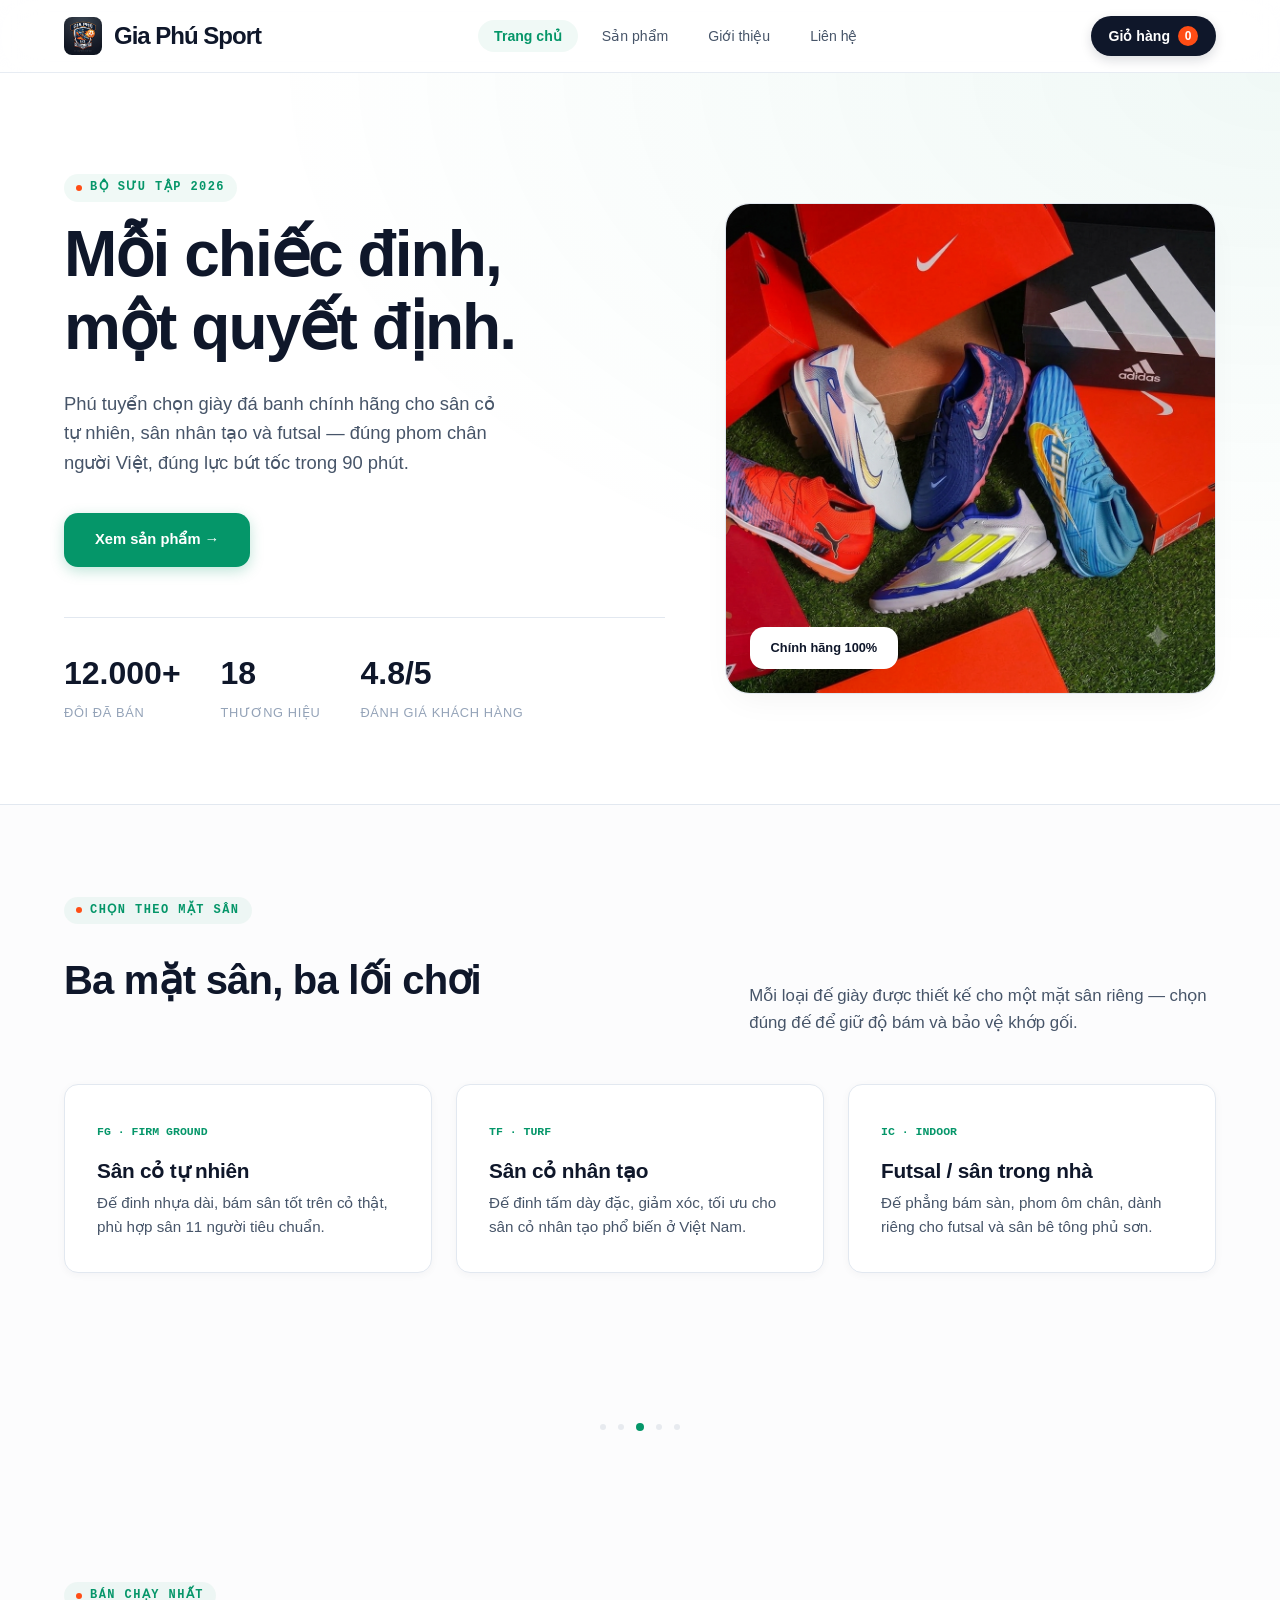
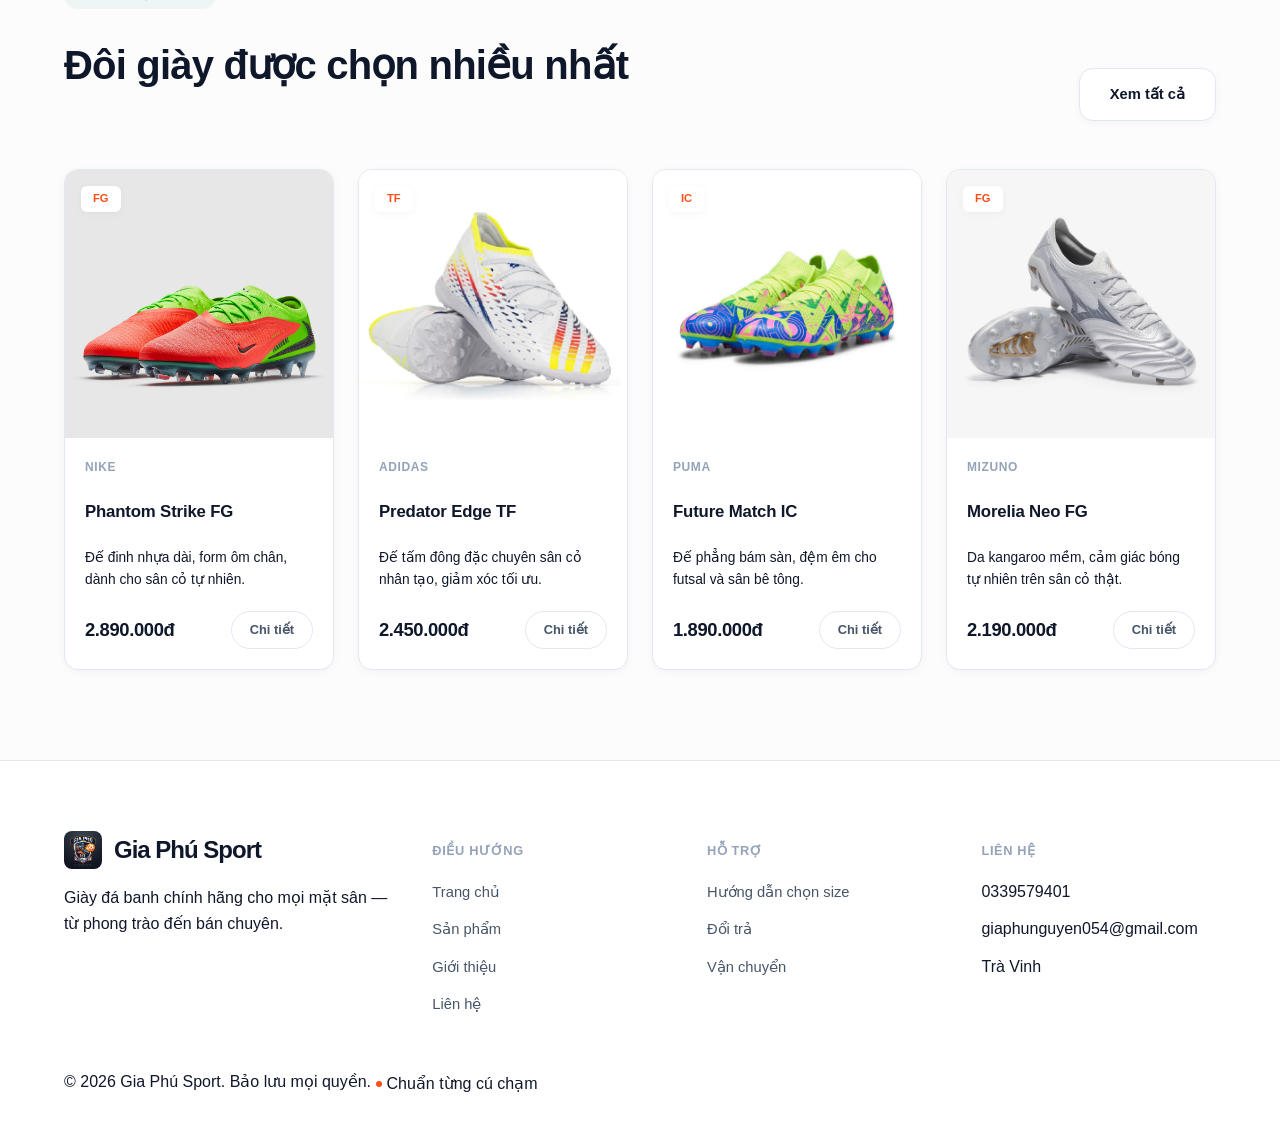
<file: index.html>
<!DOCTYPE html>
<html lang="vi">
<head>
<meta charset="UTF-8">
<meta name="viewport" content="width=device-width, initial-scale=1.0">
<title> Gia Phú Sport — Giày đá banh chính hãng</title>
<meta name="description" content="Gia Phú Sport — cửa hàng giày đá banh chính hãng: sân cỏ tự nhiên FG, sân cỏ nhân tạo TF, futsal IC. Chuẩn phom, chuẩn lực, chuẩn từng cú chạm.">
<link rel="icon" href="assets/logogiaphu.jpg">
<link rel="stylesheet" href="css/style.css">
</head>
<body>

<header class="site-header">
  <div class="wrap">
    <a href="index.html" class="brand">
      <img src="assets/logogiaphu.jpg" alt="Gia Phú">Gia Phú Sport</a>
    <nav class="main-nav" id="mainNav">
      <ul>
        <li><a href="index.html" class="active">Trang chủ</a></li>
        <li><a href="html/san-pham.html">Sản phẩm</a></li>
        <li><a href="html/gioi-thieu.html">Giới thiệu</a></li>
        <li><a href="html/lien-he.html">Liên hệ</a></li>
      </ul>
    </nav>
    <div class="header-actions">
      <div class="cart-wrap">
        <button type="button" class="cart-btn" id="cartBtn" aria-haspopup="true" aria-expanded="false">
          <span class="label">Giỏ hàng</span>
          <span class="cart-count" id="cartCount">0</span>
        </button>
        <div class="cart-panel" id="cartPanel"></div>
      </div>    </div>
  </div>
</header>

<section class="hero turf-bg">
  <div class="wrap">
    <div class="hero-copy">
      <span class="eyebrow"><span class="stud"></span> Bộ sưu tập 2026</span>
      <h1>Mỗi chiếc đinh,<br>một quyết định.</h1>
      <p class="lede">Phú tuyển chọn giày đá banh chính hãng cho sân cỏ tự nhiên, sân nhân tạo và futsal — đúng phom chân người Việt, đúng lực bứt tốc trong 90 phút.</p>
      <div class="hero-cta">
        <a href="html/san-pham.html" class="btn btn-primary">Xem sản phẩm →</a>
     
      </div>
      <div class="hero-stats">
        <div class="stat"><b>12.000+</b><span>Đôi đã bán</span></div>
        <div class="stat"><b>18</b><span>Thương hiệu</span></div>
        <div class="stat"><b>4.8/5</b><span>Đánh giá khách hàng</span></div>
      </div>
    </div>

    <div class="hero-visual">
      <img src="assets/banner.jpg" alt="Giày đá banh Gia Phú Sport" style="width:100%; height:100%; object-fit:cover; border-radius:var(--radius-lg);">
      <span class="hero-badge">Chính hãng 100%</span>
    </div>

  </div>
</section>

<section class="categories">
  <div class="wrap">
    <div class="section-head">
      <div>
        <span class="eyebrow"><span class="stud"></span> Chọn theo mặt sân</span>
        <h2>Ba mặt sân, ba lối chơi</h2>
      </div>
      <p>Mỗi loại đế giày được thiết kế cho một mặt sân riêng — chọn đúng đế để giữ độ bám và bảo vệ khớp gối.</p>
    </div>
    <div class="category-grid">
      <div class="category-card">
        <span class="tag">FG · FIRM GROUND</span>
        <h3>Sân cỏ tự nhiên</h3>
        <p>Đế đinh nhựa dài, bám sân tốt trên cỏ thật, phù hợp sân 11 người tiêu chuẩn.</p>
      </div>
      <div class="category-card">
        <span class="tag">TF · TURF</span>
        <h3>Sân cỏ nhân tạo</h3>
        <p>Đế đinh tấm dày đặc, giảm xóc, tối ưu cho sân cỏ nhân tạo phổ biến ở Việt Nam.</p>
      </div>
      <div class="category-card">
        <span class="tag">IC · INDOOR</span>
        <h3>Futsal / sân trong nhà</h3>
        <p>Đế phẳng bám sàn, phom ôm chân, dành riêng cho futsal và sân bê tông phủ sơn.</p>
      </div>
    </div>
  </div>
</section>

<div class="wrap"><div class="stud-divider"><span class="stud"></span><span class="stud"></span><span class="stud"></span><span class="stud"></span><span class="stud"></span></div></div>

<section class="featured">
  <div class="wrap">
    <div class="section-head">
      <div>
        <span class="eyebrow"><span class="stud"></span> Bán chạy nhất</span>
        <h2>Đôi giày được chọn nhiều nhất</h2>
      </div>
      <a href="html/san-pham.html" class="btn btn-ghost">Xem tất cả</a>
    </div>
    <div class="product-grid" id="featuredGrid"></div>
  </div>
</section>


<footer class="site-footer">
  <div class="wrap">
    <div class="footer-grid">
      <div class="footer-brand">
        <a href="index.html" class="brand"><img src="assets/logogiaphu.jpg" alt="Gia Phú">Gia Phú Sport</a>
        <p>Giày đá banh chính hãng cho mọi mặt sân — từ phong trào đến bán chuyên.</p>
      </div>
      <div class="footer-col">
        <h3>Điều hướng</h3>
        <ul>
          <li><a href="index.html">Trang chủ</a></li>
          <li><a href="html/san-pham.html">Sản phẩm</a></li>
          <li><a href="html/gioi-thieu.html">Giới thiệu</a></li>
          <li><a href="html/lien-he.html">Liên hệ</a></li>
        </ul>
      </div>
      <div class="footer-col">
        <h3>Hỗ trợ</h3>
        <ul>
          <li><a href="html/lien-he.html">Hướng dẫn chọn size</a></li>
          <li><a href="html/lien-he.html">Đổi trả</a></li>
          <li><a href="html/lien-he.html">Vận chuyển</a></li>
        </ul>
      </div>
      <div class="footer-col">
        <h3>Liên hệ</h3>
        <ul>
          <li>0339579401</li>
          <li>giaphunguyen054@gmail.com</li>
          <li>Trà Vinh</li>
        </ul>
      </div>
    </div>
    <div class="footer-bottom">
      <span>© 2026 Gia Phú Sport. Bảo lưu mọi quyền.</span>
      <span class="stud-row"><span class="stud"></span> Chuẩn từng cú chạm</span>
    </div>
  </div>
</footer>

<script src="js/script.js"></script>
</body>
</html>
</file>
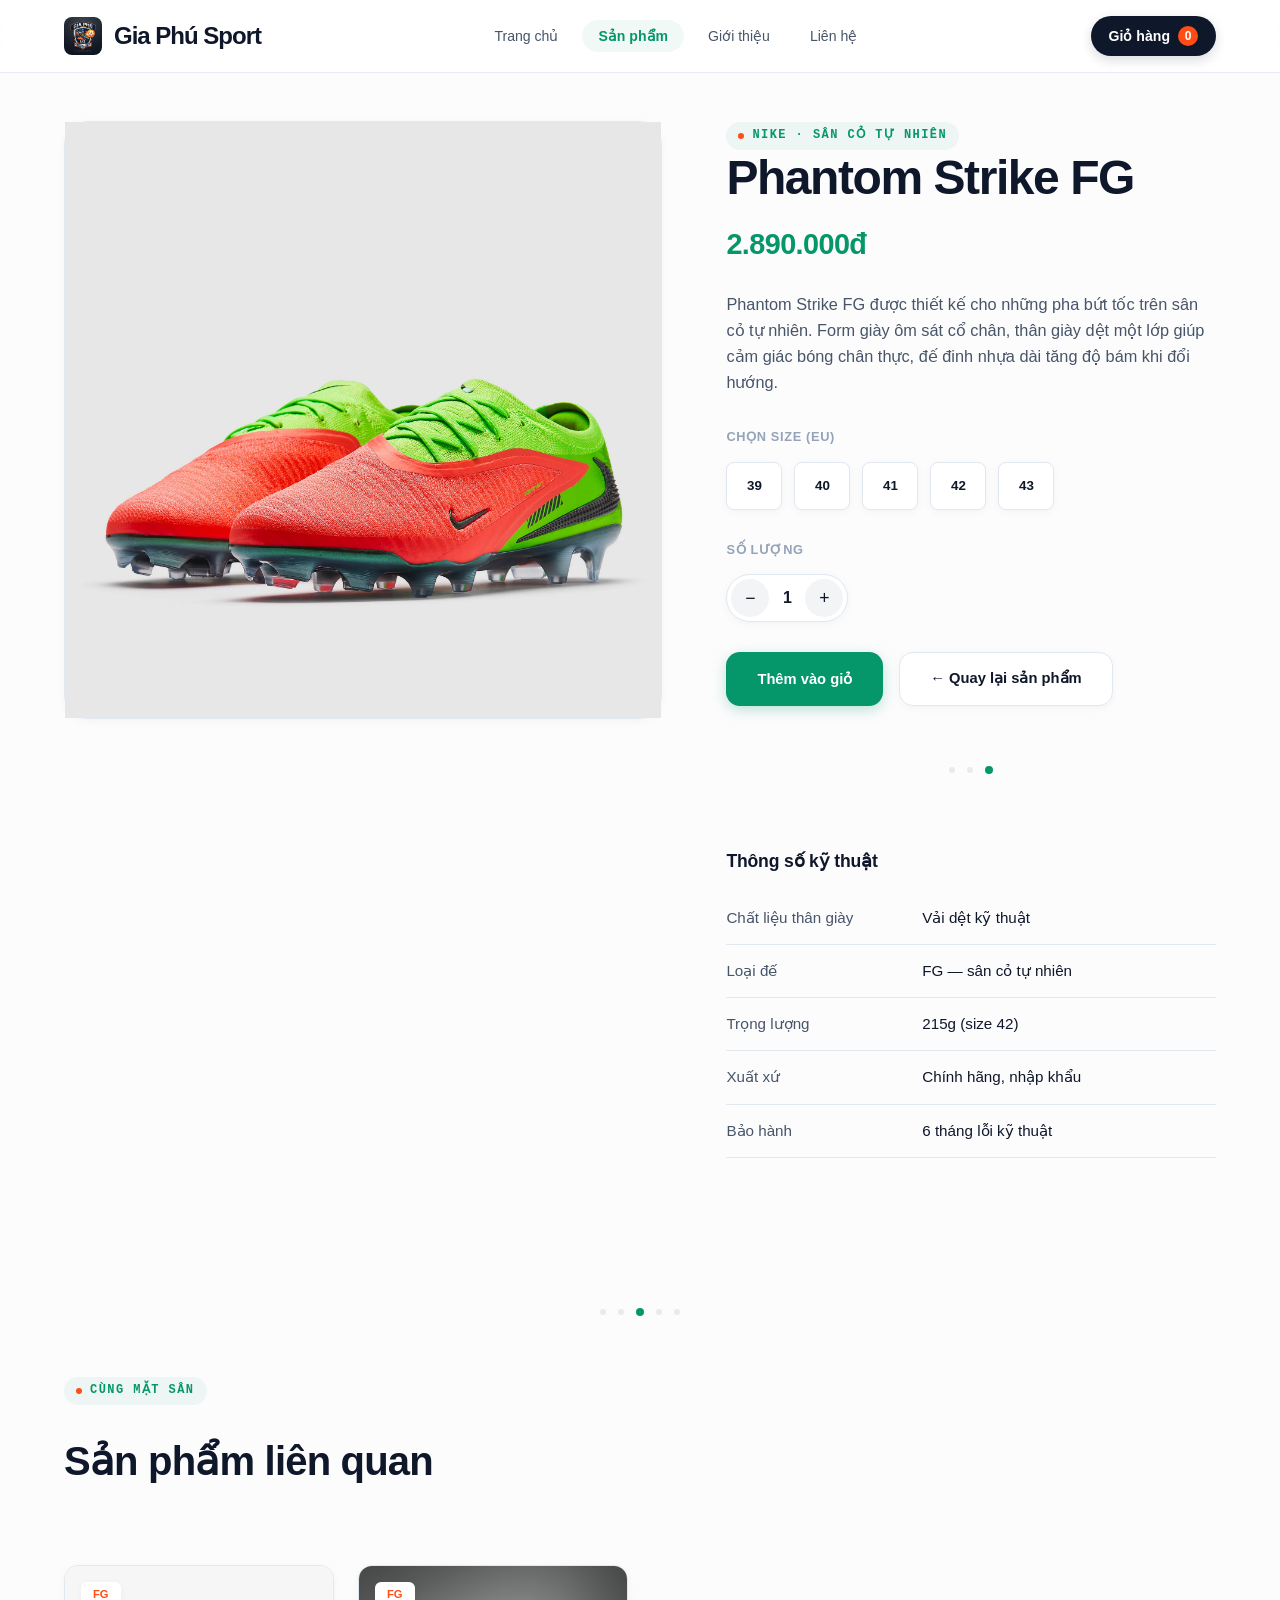
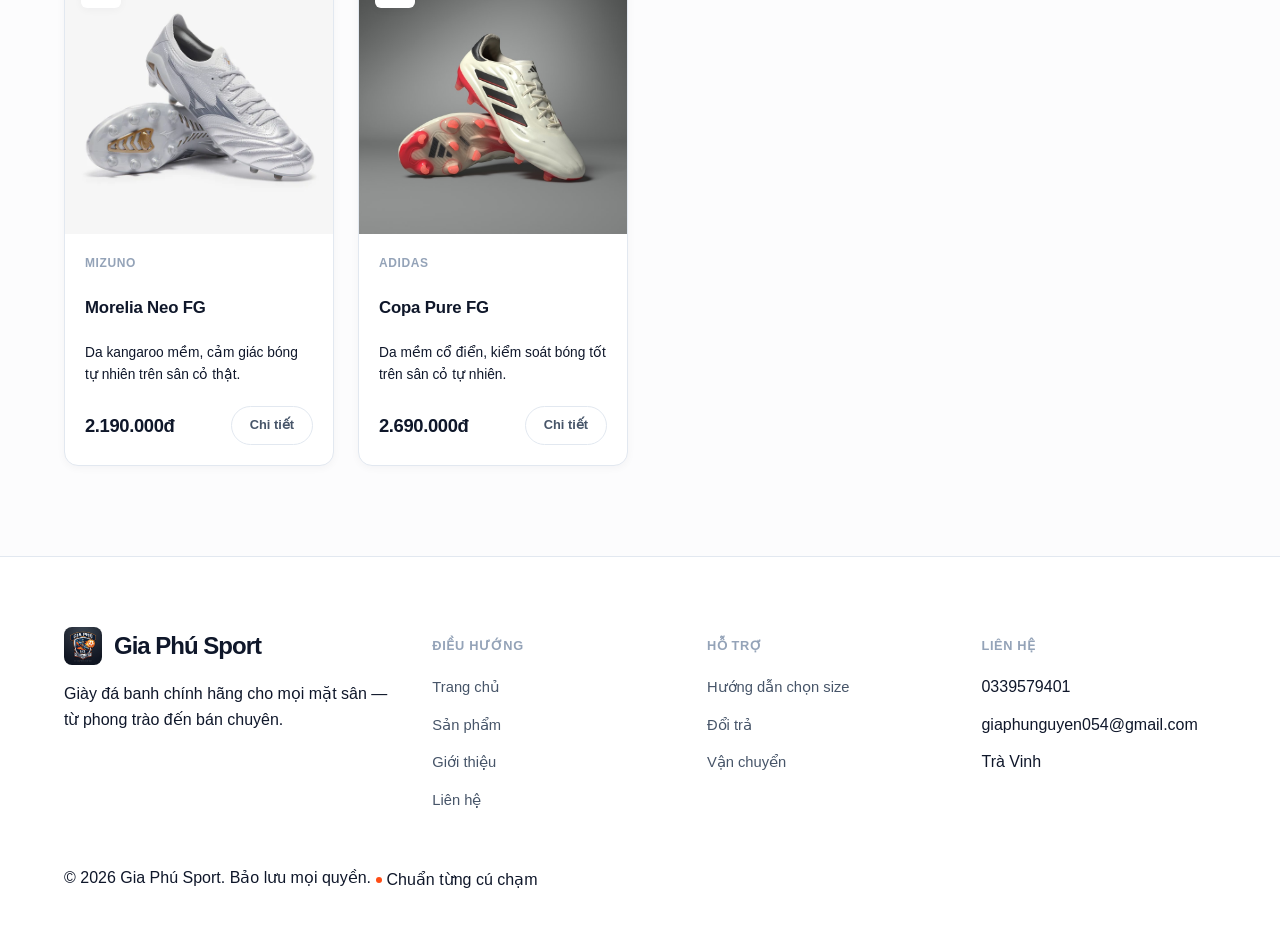
<file: html/chi-tiet.html>
<!DOCTYPE html>
<html lang="vi">
<head>
<meta charset="UTF-8">
<meta name="viewport" content="width=device-width, initial-scale=1.0">
<title>Chi tiết sản phẩm — Gia Phú Sport</title>
<link rel="icon" href="../assets/thesis/logo.jpg">
<link rel="stylesheet" href="../css/style.css">
</head>
<body>

<header class="site-header">
  <div class="wrap">
    <a href="../index.html" class="brand">
      <img src="../assets/logogiaphu.jpg" alt="Shop Gia Phú">Gia Phú Sport</a>
    <nav class="main-nav" id="mainNav">
      <ul>
        <li><a href="../index.html">Trang chủ</a></li>
        <li><a href="san-pham.html" class="active">Sản phẩm</a></li>
        <li><a href="gioi-thieu.html">Giới thiệu</a></li>
        <li><a href="lien-he.html">Liên hệ</a></li>
      </ul>
    </nav>
    <div class="header-actions">
      <div class="cart-wrap">
        <button type="button" class="cart-btn" id="cartBtn" aria-haspopup="true" aria-expanded="false">
          <span class="label">Giỏ hàng</span>
          <span class="cart-count" id="cartCount">0</span>
        </button>
        <div class="cart-panel" id="cartPanel"></div>
      </div>    </div>
  </div>
</header>

<section style="padding-top:48px;">
  <div class="wrap" id="productDetailRoot">
    <!-- Rendered by js/script.js based on ?id= query param -->
  </div>
</section>

<div class="wrap"><div class="stud-divider"><span class="stud"></span><span class="stud"></span><span class="stud"></span><span class="stud"></span><span class="stud"></span></div></div>

<section style="padding-top:0;">
  <div class="wrap">
    <div class="section-head">
      <div>
        <span class="eyebrow"><span class="stud"></span> Cùng mặt sân</span>
        <h2>Sản phẩm liên quan</h2>
      </div>
    </div>
    <div class="product-grid" id="relatedGrid"></div>
  </div>
</section>

<footer class="site-footer">
  <div class="wrap">
    <div class="footer-grid">
      <div class="footer-brand">
        <a href="../index.html" class="brand"><img src="../assets/logogiaphu.jpg" alt="Gia Phú">Gia Phú Sport</a>
        <p>Giày đá banh chính hãng cho mọi mặt sân — từ phong trào đến bán chuyên.</p>
      </div>
      <div class="footer-col">
        <h3>Điều hướng</h3>
        <ul>
          <li><a href="../index.html">Trang chủ</a></li>
          <li><a href="san-pham.html">Sản phẩm</a></li>
          <li><a href="gioi-thieu.html">Giới thiệu</a></li>
          <li><a href="lien-he.html">Liên hệ</a></li>
        </ul>
      </div>
      <div class="footer-col">
        <h3>Hỗ trợ</h3>
        <ul>
          <li><a href="lien-he.html">Hướng dẫn chọn size</a></li>
          <li><a href="lien-he.html">Đổi trả</a></li>
          <li><a href="lien-he.html">Vận chuyển</a></li>
        </ul>
      </div>
      <div class="footer-col">
        <h3>Liên hệ</h3>
        <ul>
          <li>0339579401</li>
          <li>giaphunguyen054@gmail.com</li>
          <li>Trà Vinh</li>
        </ul>
      </div>
    </div>
    <div class="footer-bottom">
      <span>© 2026 Gia Phú Sport. Bảo lưu mọi quyền.</span>
      <span class="stud-row"><span class="stud"></span> Chuẩn từng cú chạm</span>
    </div>
  </div>
</footer>

<script src="../js/script.js"></script>
</body>
</html>
</file>
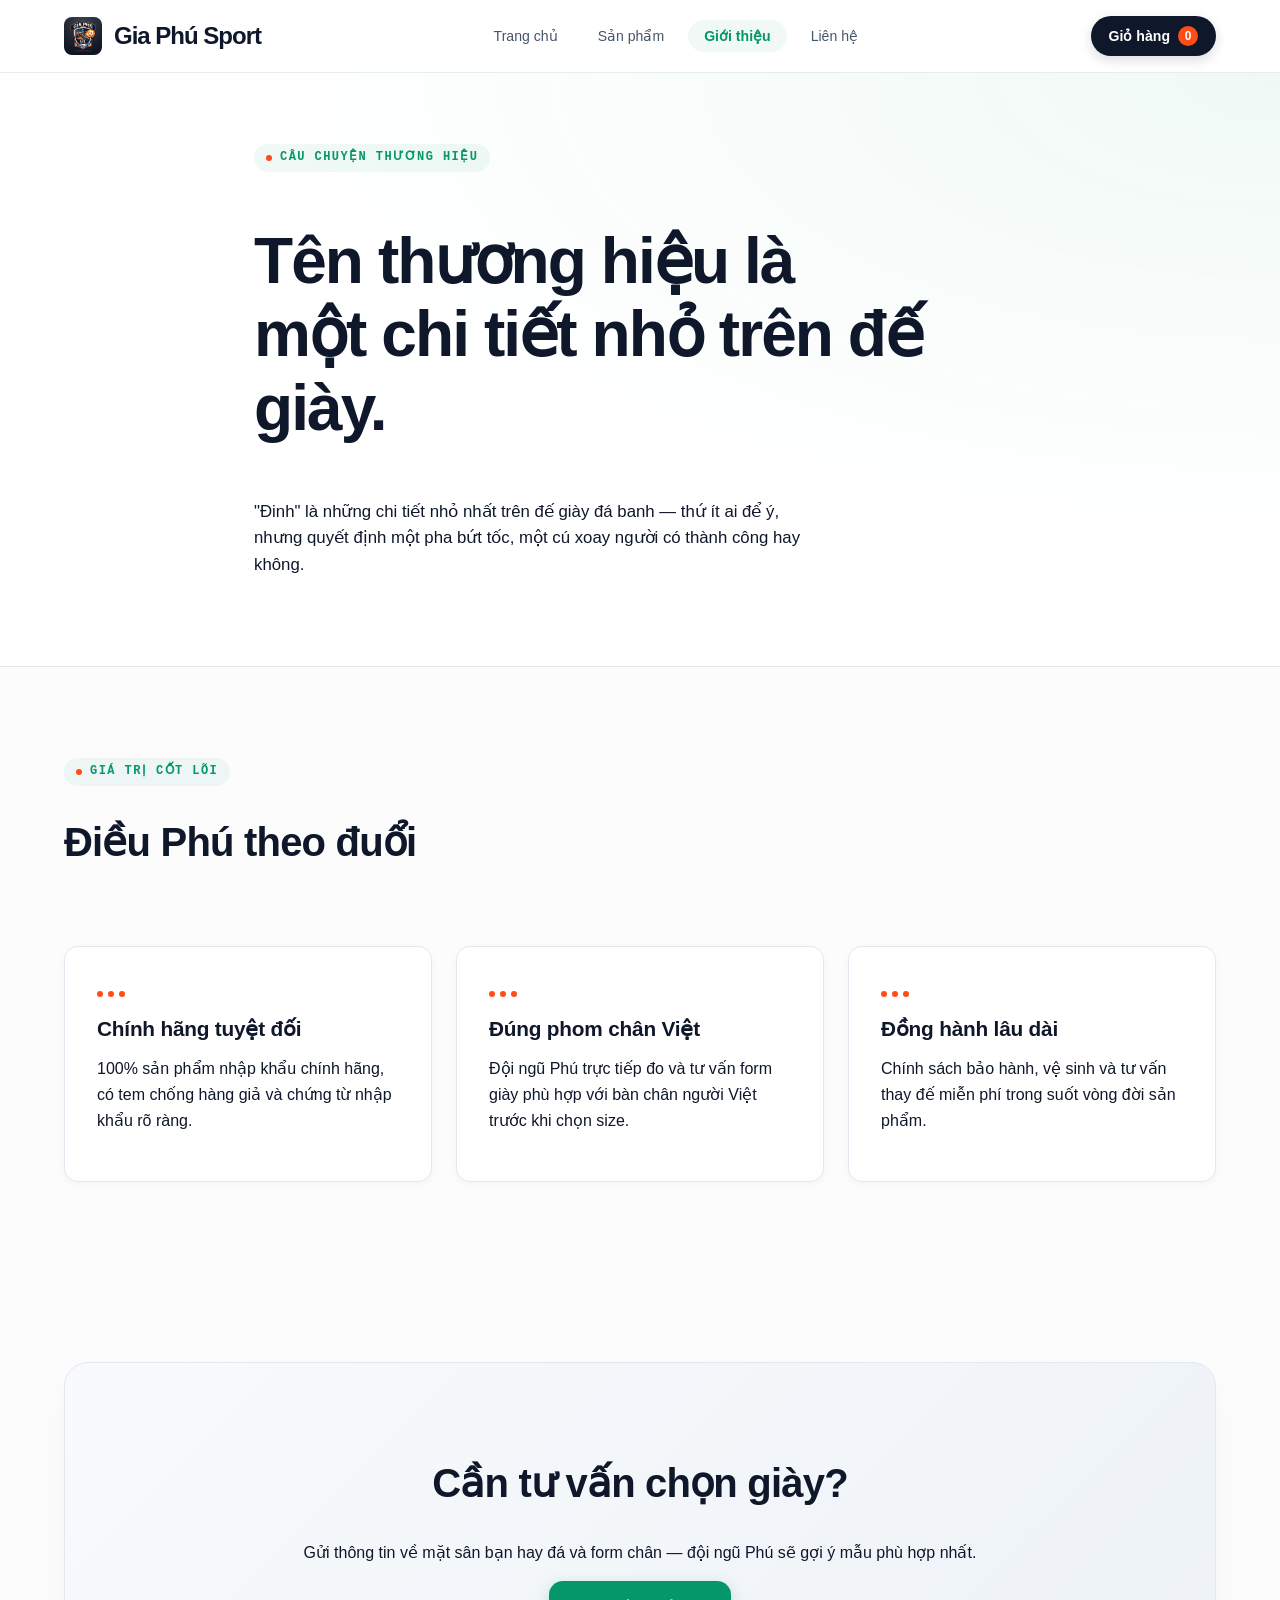
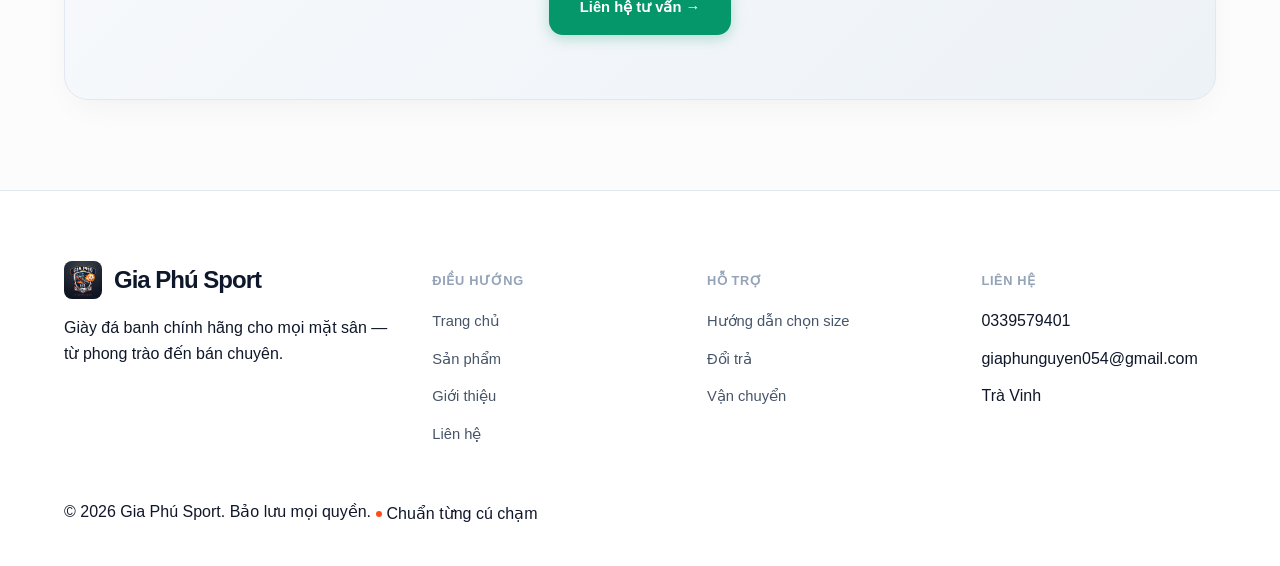
<file: html/gioi-thieu.html>
<!DOCTYPE html>
<html lang="vi">
<head>
<meta charset="UTF-8">
<meta name="viewport" content="width=device-width, initial-scale=1.0">
<title>Giới thiệu — Gia Phú Sport</title>
<meta name="description" content="Câu chuyện thương hiệu ĐINH — giày đá banh chính hãng, đồng hành cùng cộng đồng bóng đá phong trào Việt Nam.">
<link rel="icon" href="../assets/logogiaphu.jpg">
<link rel="stylesheet" href="../css/style.css">
</head>
<body>

<header class="site-header">
  <div class="wrap">
    <a href="../index.html" class="brand">
      <img src="../assets/logogiaphu.jpg" alt="Gia Phú"> Gia Phú Sport</a>
    <nav class="main-nav" id="mainNav">
      <ul>
        <li><a href="../index.html">Trang chủ</a></li>
        <li><a href="san-pham.html">Sản phẩm</a></li>
        <li><a href="gioi-thieu.html" class="active">Giới thiệu</a></li>
        <li><a href="lien-he.html">Liên hệ</a></li>
      </ul>
    </nav>
    <div class="header-actions">
      <div class="cart-wrap">
        <button type="button" class="cart-btn" id="cartBtn" aria-haspopup="true" aria-expanded="false">
          <span class="label">Giỏ hàng</span>
          <span class="cart-count" id="cartCount">0</span>
        </button>
        <div class="cart-panel" id="cartPanel"></div>
      </div>    </div>
  </div>
</header>

<section class="turf-bg" style="padding:70px 0;">
  <div class="wrap" style="max-width:820px;">
    <span class="eyebrow"><span class="stud"></span> Câu chuyện thương hiệu</span>
    <h1>Tên thương hiệu là<br>một chi tiết nhỏ trên đế giày.</h1>
    <p style="color:var(--chalk-dim); font-size:1.05rem; margin-top:22px; max-width:60ch;">
      "Đinh" là những chi tiết nhỏ nhất trên đế giày đá banh — thứ ít ai để ý, nhưng quyết định một pha bứt tốc, một cú xoay người có thành công hay không. 
    </p>
  </div>
</section>

<section>
  <div class="wrap">
    <div class="section-head">
      <div>
        <span class="eyebrow"><span class="stud"></span> Giá trị cốt lõi</span>
        <h2>Điều Phú theo đuổi</h2>
      </div>
    </div>
    <div class="value-grid">
      <div class="value-card">
        <div class="stud-row"><span class="stud"></span><span class="stud"></span><span class="stud"></span></div>
        <h3>Chính hãng tuyệt đối</h3>
        <p>100% sản phẩm nhập khẩu chính hãng, có tem chống hàng giả và chứng từ nhập khẩu rõ ràng.</p>
      </div>
      <div class="value-card">
        <div class="stud-row"><span class="stud"></span><span class="stud"></span><span class="stud"></span></div>
        <h3>Đúng phom chân Việt</h3>
        <p>Đội ngũ Phú trực tiếp đo và tư vấn form giày phù hợp với bàn chân người Việt trước khi chọn size.</p>
      </div>
      <div class="value-card">
        <div class="stud-row"><span class="stud"></span><span class="stud"></span><span class="stud"></span></div>
        <h3>Đồng hành lâu dài</h3>
        <p>Chính sách bảo hành, vệ sinh và tư vấn thay đế miễn phí trong suốt vòng đời sản phẩm.</p>
      </div>
    </div>
  </div>
</section>



<section>
  <div class="wrap">
    <div class="cta-banner turf-bg">
      <h2>Cần tư vấn chọn giày?</h2>
      <p>Gửi thông tin về mặt sân bạn hay đá và form chân — đội ngũ Phú sẽ gợi ý mẫu phù hợp nhất.</p>
      <a href="lien-he.html" class="btn btn-primary">Liên hệ tư vấn →</a>
    </div>
  </div>
</section>

<footer class="site-footer">
  <div class="wrap">
    <div class="footer-grid">
      <div class="footer-brand">
        <a href="../index.html" class="brand"><img src="../assets/logogiaphu.jpg" alt="Gia Phú">Gia Phú Sport</a>
        <p>Giày đá banh chính hãng cho mọi mặt sân — từ phong trào đến bán chuyên.</p>
      </div>
      <div class="footer-col">
        <h3>Điều hướng</h3>
        <ul>
          <li><a href="../index.html">Trang chủ</a></li>
          <li><a href="san-pham.html">Sản phẩm</a></li>
          <li><a href="gioi-thieu.html">Giới thiệu</a></li>
          <li><a href="lien-he.html">Liên hệ</a></li>
        </ul>
      </div>
      <div class="footer-col">
        <h3>Hỗ trợ</h3>
        <ul>
          <li><a href="lien-he.html">Hướng dẫn chọn size</a></li>
          <li><a href="lien-he.html">Đổi trả</a></li>
          <li><a href="lien-he.html">Vận chuyển</a></li>
        </ul>
      </div>
      <div class="footer-col">
        <h3>Liên hệ</h3>
        <ul>
          <li>0339579401</li>
          <li>giaphunguyen054@gmail.com</li>
          <li>Trà Vinh</li>
        </ul>
      </div>
    </div>
    <div class="footer-bottom">
      <span>© 2026 Gia Phú Sport. Bảo lưu mọi quyền.</span>
      <span class="stud-row"><span class="stud"></span> Chuẩn từng cú chạm</span>
    </div>
  </div>
</footer>

<script src="../js/script.js"></script>
</body>
</html>
</file>
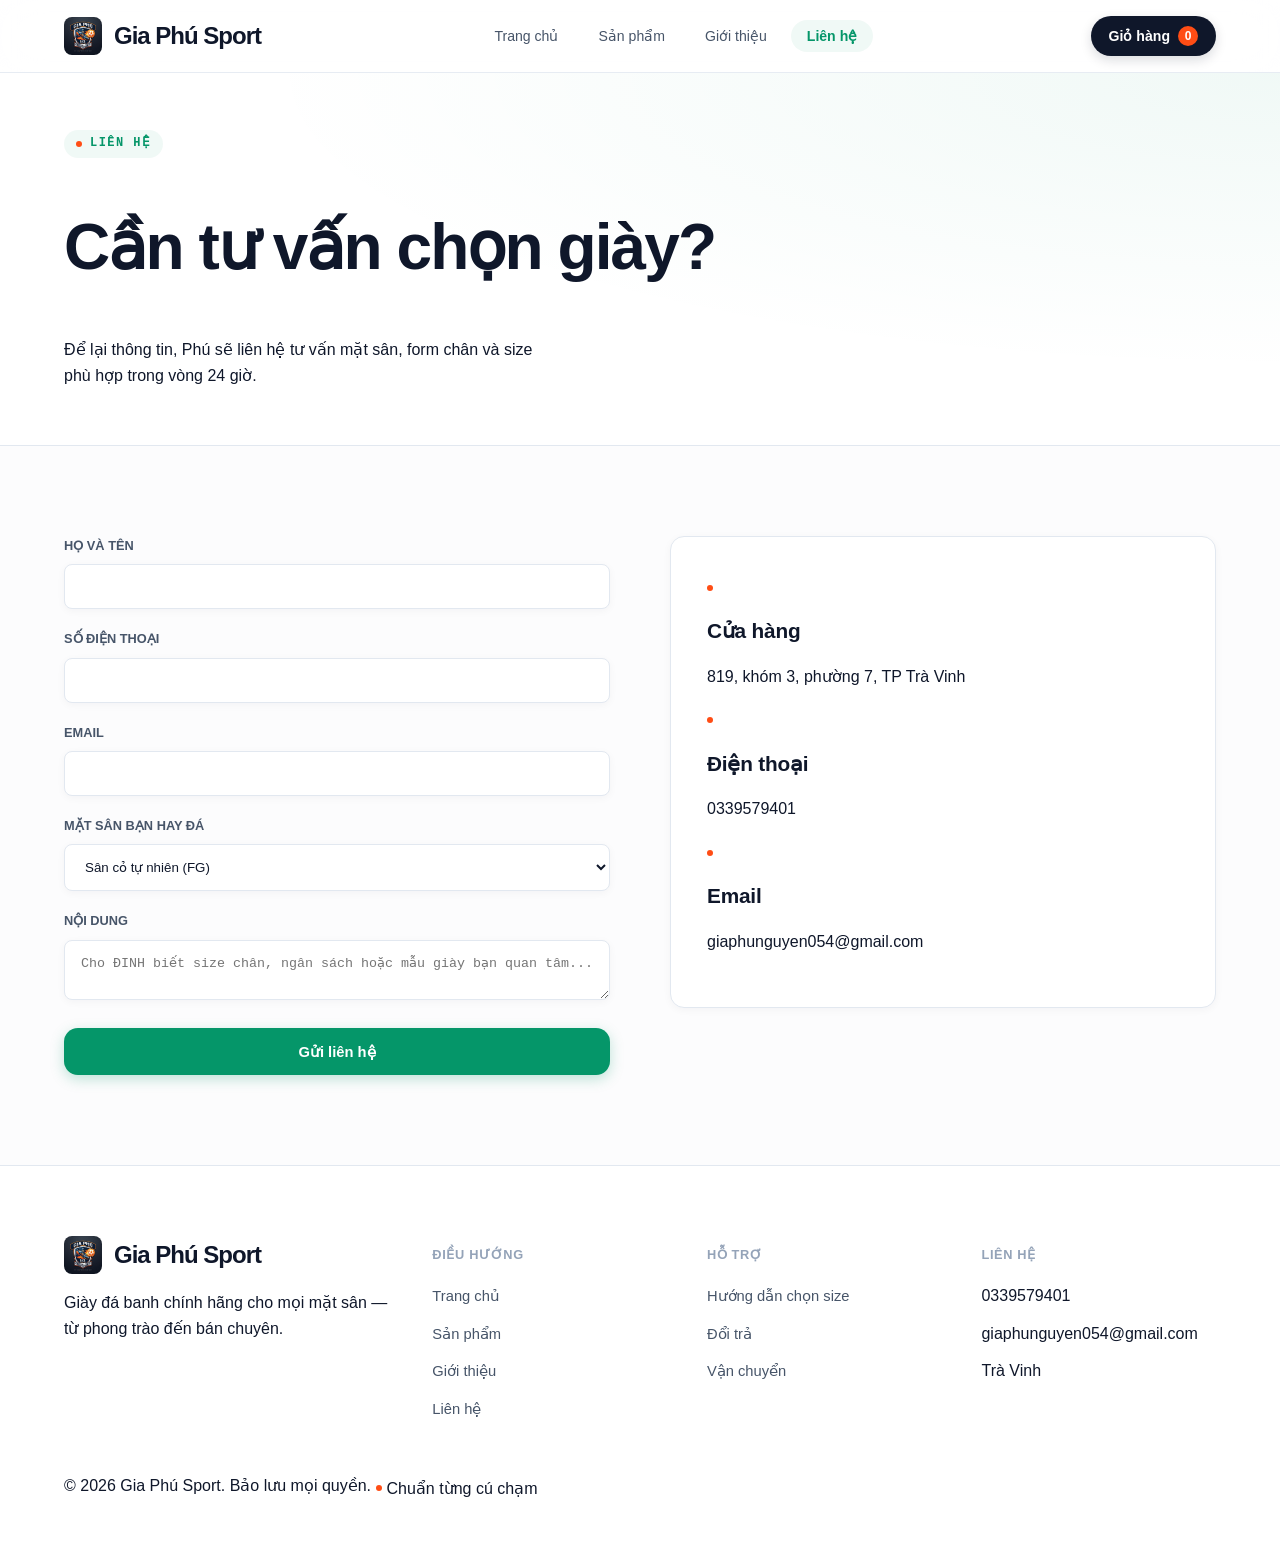
<file: html/lien-he.html>
<!DOCTYPE html>
<html lang="vi">
<head>
<meta charset="UTF-8">
<meta name="viewport" content="width=device-width, initial-scale=1.0">
<title>Liên hệ — Gia Phú Sport</title>
<meta name="description" content="Liên hệ Phú để được tư vấn chọn giày đá banh theo mặt sân và form chân.">
<link rel="icon" href="../assets/logogiaphu.jpg">
<link rel="stylesheet" href="../css/style.css">
</head>
<body>

<header class="site-header">
  <div class="wrap">
    <a href="../index.html" class="brand">
      <img src="../assets/logogiaphu.jpg" alt="Gia Phú">Gia Phú Sport</a>
    <nav class="main-nav" id="mainNav">
      <ul>
        <li><a href="../index.html">Trang chủ</a></li>
        <li><a href="san-pham.html">Sản phẩm</a></li>
        <li><a href="gioi-thieu.html">Giới thiệu</a></li>
        <li><a href="lien-he.html" class="active">Liên hệ</a></li>
      </ul>
    </nav>
    <div class="header-actions">
      <div class="cart-wrap">
        <button type="button" class="cart-btn" id="cartBtn" aria-haspopup="true" aria-expanded="false">
          <span class="label">Giỏ hàng</span>
          <span class="cart-count" id="cartCount">0</span>
        </button>
        <div class="cart-panel" id="cartPanel"></div>
      </div>    </div>
  </div>
</header>

<section class="turf-bg" style="padding:56px 0 40px;">
  <div class="wrap">
    <span class="eyebrow"><span class="stud"></span> Liên hệ</span>
    <h1>Cần tư vấn chọn giày?</h1>
    <p style="color:var(--chalk-dim); max-width:56ch; margin-top:14px;">Để lại thông tin, Phú sẽ liên hệ tư vấn mặt sân, form chân và size phù hợp trong vòng 24 giờ.</p>
  </div>
</section>

<section>
  <div class="wrap">
    <div class="contact-grid">
      <form class="contact-form" id="contactForm" novalidate>
        <div class="field" id="wrap-name">
          <label for="cf-name">Họ và tên</label>
          <input type="text" id="cf-name" name="name">
          <span class="field-error-msg">Vui lòng nhập họ tên của bạn.</span>
        </div>
        <div class="field" id="wrap-phone">
          <label for="cf-phone">Số điện thoại</label>
          <input type="tel" id="cf-phone" name="phone">
          <span class="field-error-msg">Số điện thoại chưa đúng định dạng.</span>
        </div>
        <div class="field" id="wrap-email">
          <label for="cf-email">Email</label>
          <input type="email" id="cf-email" name="email">
        
        </div>
        <div class="field">
          <label for="cf-court">Mặt sân bạn hay đá</label>
          <select id="cf-court" name="court">
            <option value="fg">Sân cỏ tự nhiên (FG)</option>
            <option value="tf">Sân cỏ nhân tạo (TF)</option>
            <option value="ic">Futsal / trong nhà (IC)</option>
            <option value="unsure">Chưa chắc, cần tư vấn</option>
          </select>
        </div>
        <div class="field" id="wrap-message">
          <label for="cf-message">Nội dung</label>
          <textarea id="cf-message" name="message" placeholder="Cho ĐINH biết size chân, ngân sách hoặc mẫu giày bạn quan tâm..."></textarea>
          <span class="field-error-msg">Vui lòng nhập nội dung (ít nhất 6 ký tự).</span>
        </div>
        <button type="submit" class="btn btn-primary btn-block">Gửi liên hệ</button>
        <p class="form-msg" id="contactMsg"></p>
      </form>

      <div>
        <div class="contact-info-card">
          <div class="info-row">
            <span class="stud"></span>
            <div>
              <h3>Cửa hàng</h3>
              <p>819, khóm 3, phường 7, TP Trà Vinh</p>
            </div>
          </div>
          <div class="info-row">
            <span class="stud"></span>
            <div>
              <h3>Điện thoại</h3>
              <p>0339579401</p>
            </div>
          </div>
          <div class="info-row">
            <span class="stud"></span>
            <div>
              <h3>Email</h3>
              <p>giaphunguyen054@gmail.com</p>
            </div>
          </div>
          </div>
        </div>
      </div>
    </div>
  </div>
</section>

<footer class="site-footer">
  <div class="wrap">
    <div class="footer-grid">
      <div class="footer-brand">
        <a href="../index.html" class="brand"><img src="../assets/logogiaphu.jpg" alt="Gia Phú">Gia Phú Sport</a>
        <p>Giày đá banh chính hãng cho mọi mặt sân — từ phong trào đến bán chuyên.</p>
      </div>
      <div class="footer-col">
        <h3>Điều hướng</h3>
        <ul>
          <li><a href="../index.html">Trang chủ</a></li>
          <li><a href="san-pham.html">Sản phẩm</a></li>
          <li><a href="gioi-thieu.html">Giới thiệu</a></li>
          <li><a href="lien-he.html">Liên hệ</a></li>
        </ul>
      </div>
      <div class="footer-col">
        <h3>Hỗ trợ</h3>
        <ul>
          <li><a href="lien-he.html">Hướng dẫn chọn size</a></li>
          <li><a href="lien-he.html">Đổi trả</a></li>
          <li><a href="lien-he.html">Vận chuyển</a></li>
        </ul>
      </div>
      <div class="footer-col">
        <h3>Liên hệ</h3>
        <ul>
          <li>0339579401</li>
          <li>giaphunguyen054@gmail.com</li>
          <li>Trà Vinh</li>
        </ul>
      </div>
    </div>
    <div class="footer-bottom">
      <span>© 2026 Gia Phú Sport. Bảo lưu mọi quyền.</span>
      <span class="stud-row"><span class="stud"></span> Chuẩn từng cú chạm</span>
    </div>
  </div>
</footer>

<script src="../js/script.js"></script>
</body>
</html>
</file>
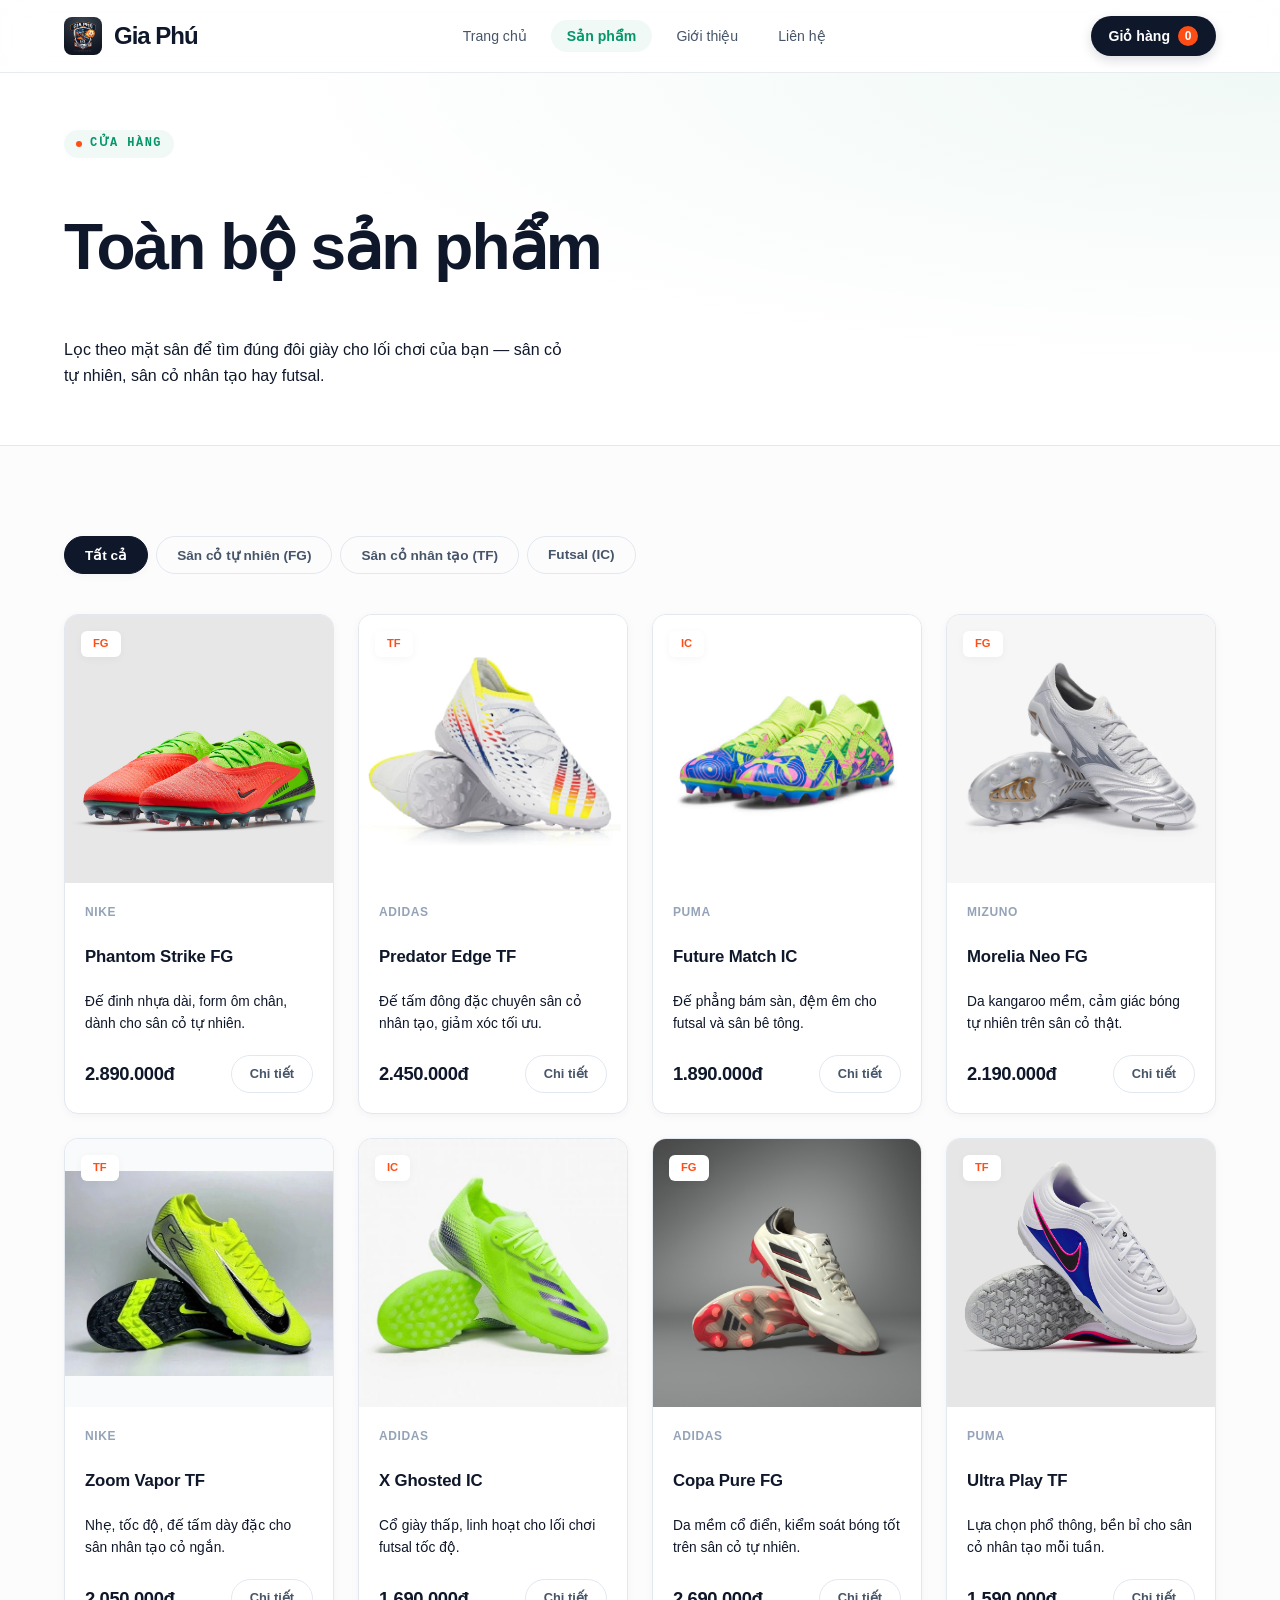
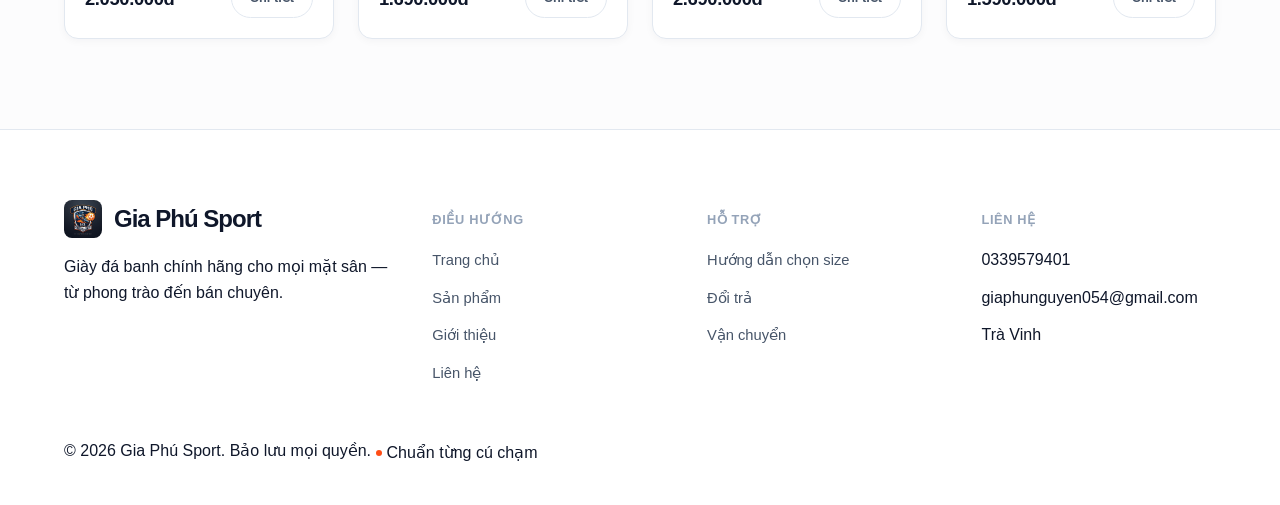
<file: html/san-pham.html>
<!DOCTYPE html>
<html lang="vi">
<head>
<meta charset="UTF-8">
<meta name="viewport" content="width=device-width, initial-scale=1.0">
<title>Sản phẩm — Gia Phú Sport</title>
<meta name="description" content="Toàn bộ giày đá banh chính hãng tại Phú: sân cỏ tự nhiên FG, sân cỏ nhân tạo TF, futsal IC.">
<link rel="icon" href="../assets/logogiaphu.jpg">
<link rel="stylesheet" href="../css/style.css">
</head>
<body>

<header class="site-header">
  <div class="wrap">
    <a href="../index.html" class="brand">
      <img src="../assets/logogiaphu.jpg" alt="Gia Phú">Gia Phú</a>
    <nav class="main-nav" id="mainNav">
      <ul>
        <li><a href="../index.html">Trang chủ</a></li>
        <li><a href="san-pham.html" class="active">Sản phẩm</a></li>
        <li><a href="gioi-thieu.html">Giới thiệu</a></li>
        <li><a href="lien-he.html">Liên hệ</a></li>
      </ul>
    </nav>
    <div class="header-actions">
      <div class="cart-wrap">
        <button type="button" class="cart-btn" id="cartBtn" aria-haspopup="true" aria-expanded="false">
          <span class="label">Giỏ hàng</span>
          <span class="cart-count" id="cartCount">0</span>
        </button>
        <div class="cart-panel" id="cartPanel"></div>
      </div>    </div>
  </div>
</header>

<section class="turf-bg" style="padding:56px 0 40px;">
  <div class="wrap">
    <span class="eyebrow"><span class="stud"></span> Cửa hàng</span>
    <h1>Toàn bộ sản phẩm</h1>
    <p style="color:var(--chalk-dim); max-width:56ch; margin-top:14px;">Lọc theo mặt sân để tìm đúng đôi giày cho lối chơi của bạn — sân cỏ tự nhiên, sân cỏ nhân tạo hay futsal.</p>
  </div>
</section>

<section>
  <div class="wrap">
    <div class="filter-bar">
      <button class="filter-chip active" data-filter="all">Tất cả</button>
      <button class="filter-chip" data-filter="fg">Sân cỏ tự nhiên (FG)</button>
      <button class="filter-chip" data-filter="tf">Sân cỏ nhân tạo (TF)</button>
      <button class="filter-chip" data-filter="ic">Futsal (IC)</button>
    </div>

    <div class="product-grid" id="productGrid"></div>
    <p class="empty-msg" id="emptyMsg" style="display:none;">Chưa có sản phẩm nào trong nhóm này. Vui lòng chọn bộ lọc khác.</p>
  </div>
</section>

<footer class="site-footer">
  <div class="wrap">
    <div class="footer-grid">
      <div class="footer-brand">
        <a href="../index.html" class="brand"><img src="../assets/logogiaphu.jpg" alt="Gia Phú">Gia Phú Sport</a>
        <p>Giày đá banh chính hãng cho mọi mặt sân — từ phong trào đến bán chuyên.</p>
      </div>
      <div class="footer-col">
        <h3>Điều hướng</h3>
        <ul>
          <li><a href="../index.html">Trang chủ</a></li>
          <li><a href="san-pham.html">Sản phẩm</a></li>
          <li><a href="gioi-thieu.html">Giới thiệu</a></li>
          <li><a href="lien-he.html">Liên hệ</a></li>
        </ul>
      </div>
      <div class="footer-col">
        <h3>Hỗ trợ</h3>
        <ul>
          <li><a href="lien-he.html">Hướng dẫn chọn size</a></li>
          <li><a href="lien-he.html">Đổi trả</a></li>
          <li><a href="lien-he.html">Vận chuyển</a></li>
        </ul>
      </div>
      <div class="footer-col">
        <h3>Liên hệ</h3>
        <ul>
          <li>0339579401</li>
          <li>giaphunguyen054@gmail.com</li>
          <li>Trà Vinh</li>
        </ul>
      </div>
    </div>
    <div class="footer-bottom">
      <span>© 2026 Gia Phú Sport. Bảo lưu mọi quyền.</span>
      <span class="stud-row"><span class="stud"></span> Chuẩn từng cú chạm</span>
    </div>
  </div>
</footer>

<script src="../js/script.js"></script>
</body>
</html>
</file>
<file: css/style.css>
/* =========================================================
   ĐINH — Giày đá banh chính hãng
   Design tokens - PREMIUM MODERN LIGHT INTERFACE
   ========================================================= */

:root {
  /* Bảng màu sáng hiện đại, thanh lịch */
  --bg-main: #fcfcfd;
  --bg-sub: #f3f4f6;
  --bg-card: #ffffff;
  
  /* Màu chữ phân cấp rõ ràng theo chuẩn UI/UX hiện đại */
  --text-main: #0f172a;    /* Slate 900 - cực kỳ sang trọng */
  --text-muted: #475569;   /* Slate 600 */
  --text-light: #94a3b8;   /* Slate 400 */
  --line: #e2e8f0;         /* Slate 200 - đường kẻ rất mảnh và nhẹ */
  
  /* Màu sắc thương hiệu làm điểm nhấn (Accent Colors) */
  --pitch-green: #059669;  /* Emerald Green tươi mới, hiện đại hơn */
  --pitch-green-light: rgba(5, 150, 105, 0.06);
  --lace: #ff4d15;         /* Neon Orange năng động */
  --lace-dim: rgba(255, 77, 21, 0.08);

  /* Hệ thống font chữ hình khối hiện đại, bo tròn nhẹ góc dễ đọc */
  --font-display: 'Inter', -apple-system, BlinkMacSystemFont, 'Segoe UI', Roboto, sans-serif;
  --font-body: 'Inter', -apple-system, BlinkMacSystemFont, 'Segoe UI', Roboto, sans-serif;
  --font-mono: 'Space Mono', 'JetBrains Mono', monospace;

  --container: 1200px; /* Mở rộng không gian hiển thị rộng rãi hơn */
  --radius-sm: 8px;
  --radius: 14px;      /* Bo góc sâu hơn tạo cảm giác app di động modern */
  --radius-lg: 24px;
  
  /* Hệ thống đổ bóng mềm (Soft Shadows) đổ bóng dạng mờ */
  --shadow-sm: 0 2px 8px rgba(15, 23, 42, 0.04);
  --shadow-md: 0 12px 34px -10px rgba(15, 23, 42, 0.06);
  --shadow-lg: 0 20px 40px -15px rgba(15, 23, 42, 0.08);
}

* { 
  box-sizing: border-box; 
  transition: all 0.25s cubic-bezier(0.4, 0, 0.2, 1); /* Hiệu ứng mượt mà cho mọi tương tác */
}
html { scroll-behavior: smooth; }

body {
  margin: 0;
  background: var(--bg-main);
  color: var(--text-main);
  font-family: var(--font-body);
  line-height: 1.6;
  -webkit-font-smoothing: antialiased;
}

a { color: inherit; text-decoration: none; transition: color 0.2s ease; }
img { max-width: 100%; display: block; }
ul { list-style: none; margin: 0; padding: 0; }
button { font-family: inherit; }

.wrap {
  max-width: var(--container);
  margin: 0 auto;
  padding: 0 24px;
}

/* Kiểu chữ tiêu đề hiện đại: hạ bớt độ tương phản kích thước bạo lực, tăng độ tinh tế */
h1, h2, h3, .display {
  font-family: var(--font-display);
  font-weight: 700;
  letter-spacing: -0.03em;
  text-transform: none;
  line-height: 1.15;
  color: var(--text-main);
}

h1 { font-size: clamp(2.4rem, 6vw, 4rem); font-weight: 800; }
h2 { font-size: clamp(1.8rem, 4vw, 2.5rem); font-weight: 800; letter-spacing: -0.02em; }
h3 { font-size: 1.3rem; font-weight: 600; letter-spacing: -0.01em; }

.eyebrow {
  font-family: var(--font-mono);
  font-size: 0.75rem;
  letter-spacing: 0.12em;
  text-transform: uppercase;
  color: var(--pitch-green);
  background: var(--pitch-green-light);
  padding: 4px 12px;
  border-radius: 999px;
  display: inline-flex;
  align-items: center;
  gap: 8px;
  font-weight: 600;
}

.price {
  font-family: var(--font-display);
  font-weight: 700;
  letter-spacing: -0.02em;
}

/* ---------- Stud signature mark ---------- */
.stud {
  display: inline-block;
  width: 6px;
  height: 6px;
  border-radius: 50%;
  background: var(--lace);
  flex: none;
}

.stud-row {
  display: inline-flex;
  align-items: center;
  gap: 5px;
}

.stud-divider {
  display: flex;
  align-items: center;
  justify-content: center;
  gap: 12px;
  margin: 0;
  padding: 60px 0;
}
.stud-divider .stud { width: 6px; height: 6px; opacity: 0.2; background: var(--text-light); }
.stud-divider .stud:nth-child(3) { opacity: 1; width: 8px; height: 8px; background: var(--pitch-green); }

/* ---------- Turf stripe background (Modern Glow) ---------- */
.turf-bg {
  position: relative;
  overflow: hidden;
  background: radial-gradient(100% 100% at 100% 0%, var(--pitch-green-light) 0%, transparent 80%), #ffffff;
  border-bottom: 1px solid var(--line);
}
.turf-bg::before { display: none; }
.turf-bg > * { position: relative; z-index: 1; }

/* ---------- Header / Nav hiện đại ---------- */
.site-header {
  position: sticky;
  top: 0;
  z-index: 50;
  background: rgba(255, 255, 255, 0.8);
  backdrop-filter: blur(20px); /* Hiệu ứng kính mờ (Glassmorphism) cao cấp */
  border-bottom: 1px solid rgba(226, 232, 240, 0.8);
}

.site-header .wrap {
  display: flex;
  flex-wrap: wrap;
  row-gap: 12px;
  align-items: center;
  justify-content: space-between;
  padding-top: 16px;
  padding-bottom: 16px;
}

.brand {
  display: flex;
  align-items: center;
  gap: 12px;
  font-family: var(--font-display);
  font-size: 1.5rem;
  font-weight: 800;
  letter-spacing: -1px;
  color: var(--text-main);
}
.brand img { width: 38px; height: 38px; border-radius: var(--radius-sm); object-fit: cover; }

.main-nav ul {
  display: flex;
  gap: 8px;
}
.main-nav a {
  font-size: 0.88rem;
  font-weight: 500;
  color: var(--text-muted);
  padding: 8px 16px;
  border-radius: 999px;
}
.main-nav a:hover { color: var(--text-main); background: var(--bg-sub); }
.main-nav a.active { 
  color: var(--pitch-green); 
  background: var(--pitch-green-light);
  font-weight: 600;
}

.header-actions { display: flex; align-items: center; gap: 16px; z-index: 2; }
.cart-wrap { position: relative; }
.cart-btn {
  border: none;
  padding: 10px 18px;
  border-radius: 999px;
  font-size: 0.88rem;
  font-weight: 600;
  display: flex;
  align-items: center;
  gap: 8px;
  background: var(--text-main);
  color: #ffffff;
  box-shadow: 0 4px 12px rgba(15, 23, 42, 0.15);
  cursor: pointer;
}
.cart-btn:hover { background: #1e293b; transform: translateY(-1px); }
.cart-count {
  background: var(--lace);
  color: #ffffff;
  font-family: var(--font-display);
  font-weight: 700;
  font-size: 0.75rem;
  min-width: 20px;
  height: 20px;
  border-radius: 999px;
  display: inline-flex;
  align-items: center;
  justify-content: center;
}

/* ---------- Cart dropdown panel ---------- */
.cart-panel {
  display: none;
  position: absolute;
  top: calc(100% + 12px);
  right: 0;
  width: 340px;
  max-width: 90vw;
  background: #ffffff;
  border: 1px solid var(--line);
  border-radius: var(--radius);
  box-shadow: var(--shadow-lg);
  padding: 18px;
  z-index: 60;
}
.cart-panel.open { display: block; }
.cart-panel h3 { font-size: 1rem; margin: 0 0 12px; }
.cart-panel .cart-empty { color: var(--text-light); font-size: 0.9rem; padding: 20px 0; text-align: center; }
.cart-items { max-height: 320px; overflow-y: auto; display: flex; flex-direction: column; gap: 12px; margin-bottom: 14px; }
.cart-item { display: flex; gap: 10px; align-items: center; }
.cart-item img { width: 52px; height: 52px; object-fit: cover; border-radius: var(--radius-sm); flex: none; }
.cart-item-info { flex: 1; min-width: 0; }
.cart-item-info .name { font-size: 0.86rem; font-weight: 600; display: block; overflow: hidden; text-overflow: ellipsis; white-space: nowrap; }
.cart-item-info .meta { font-size: 0.78rem; color: var(--text-light); }
.cart-item-info .line-price { font-size: 0.82rem; font-weight: 600; color: var(--pitch-green); }
.cart-item-remove {
  border: none; background: var(--bg-sub); color: var(--text-muted);
  width: 24px; height: 24px; border-radius: 50%; cursor: pointer;
  display: flex; align-items: center; justify-content: center; font-size: 0.85rem; flex: none;
}
.cart-item-remove:hover { background: var(--lace-dim); color: var(--lace); }
.cart-panel-total {
  display: flex; justify-content: space-between; align-items: center;
  border-top: 1px solid var(--line); padding-top: 12px; margin-bottom: 14px; font-weight: 700;
}
.cart-panel-actions { display: flex; flex-direction: column; gap: 8px; }

/* ---------- Buttons (Nút bo tròn, đổ bóng thông minh) ---------- */
.btn {
  display: inline-flex;
  align-items: center;
  justify-content: center;
  gap: 10px;
  padding: 14px 30px;
  border-radius: var(--radius);
  font-weight: 600;
  font-size: 0.92rem;
  border: 1px solid transparent;
  cursor: pointer;
}
.btn-primary {
  background: var(--pitch-green);
  color: #ffffff;
  box-shadow: 0 4px 14px rgba(5, 150, 105, 0.25);
}
.btn-primary:hover { transform: translateY(-3px); box-shadow: 0 6px 20px rgba(5, 150, 105, 0.35); background: #047857; }
.btn-ghost {
  background: #ffffff;
  color: var(--text-main);
  border-color: var(--line);
  box-shadow: var(--shadow-sm);
}
.btn-ghost:hover { border-color: var(--text-light); background: var(--bg-sub); transform: translateY(-2px); }
.btn-block { width: 100%; }

/* ---------- Hero Section hiện đại ---------- */
.hero {
  padding: 100px 0 80px;
}
.hero .wrap {
  display: grid;
  grid-template-columns: 1.1fr 0.9fr;
  gap: 60px;
  align-items: center;
}
.hero-copy p.lede {
  font-size: 1.15rem;
  color: var(--text-muted);
  max-width: 44ch;
  margin: 24px 0 36px;
}
.hero-copy h1 { margin: 16px 0 0; }
.hero-cta { display: flex; gap: 16px; flex-wrap: wrap; }

.hero-stats {
  display: flex;
  gap: 40px;
  margin-top: 50px;
  padding-top: 30px;
  border-top: 1px solid var(--line);
}
.hero-stats .stat b {
  font-family: var(--font-display);
  font-size: 2rem;
  display: block;
  color: var(--text-main);
}
.hero-stats .stat span {
  font-size: 0.8rem;
  color: var(--text-light);
  font-weight: 500;
  text-transform: uppercase;
  letter-spacing: 0.05em;
}

.hero-visual {
  position: relative;
  aspect-ratio: 1/1;
  border-radius: var(--radius-lg);
  background: linear-gradient(135deg, #f8fafc 0%, #f1f5f9 100%);
  border: 1px solid var(--line);
  display: flex;
  align-items: center;
  justify-content: center;
  box-shadow: var(--shadow-md);
}
.hero-visual svg { width: 65%; height: 65%; filter: drop-shadow(0 15px 25px rgba(0,0,0,0.06)); }
.hero-visual svg path { stroke: var(--text-main); }
.hero-badge {
  position: absolute;
  bottom: 24px; left: 24px;
  background: #ffffff;
  border-radius: var(--radius);
  padding: 10px 20px;
  font-family: var(--font-display);
  font-size: 0.8rem;
  color: var(--text-main);
  font-weight: 700;
  box-shadow: var(--shadow-md);
  border: 1px solid rgba(255,255,255,0.6);
}

/* ---------- Sections ---------- */
section { padding: 90px 0; }
.section-head {
  display: flex;
  align-items: flex-end;
  justify-content: space-between;
  gap: 20px;
  margin-bottom: 48px;
  flex-wrap: wrap;
}
.section-head p { color: var(--text-muted); max-width: 50ch; margin: 12px 0 0; font-size: 1.05rem; }

/* ---------- Category Cards mượt mà ---------- */
.category-grid {
  display: grid;
  grid-template-columns: repeat(3, 1fr);
  gap: 24px;
}
.category-card {
  border: 1px solid var(--line);
  border-radius: var(--radius);
  padding: 32px;
  background: var(--bg-card);
  box-shadow: var(--shadow-sm);
}
.category-card:hover { 
  border-color: transparent; 
  transform: translateY(-6px); 
  box-shadow: var(--shadow-lg); 
}
.category-card .tag {
  font-family: var(--font-mono);
  font-size: 0.72rem;
  color: var(--pitch-green);
  font-weight: 600;
}
.category-card h3 { margin: 16px 0 8px; }
.category-card p { color: var(--text-muted); font-size: 0.95rem; margin: 0; }

/* ---------- Product Grid & Filter Bar ---------- */
.filter-bar {
  display: flex;
  gap: 8px;
  flex-wrap: wrap;
  margin-bottom: 40px;
}
.filter-chip {
  border: 1px solid var(--line);
  background: transparent;
  color: var(--text-muted);
  padding: 10px 20px;
  border-radius: 999px;
  font-size: 0.85rem;
  font-weight: 600;
  cursor: pointer;
}
.filter-chip:hover { color: var(--text-main); background: var(--bg-sub); border-color: var(--text-light); }
.filter-chip.active {
  background: var(--text-main);
  border-color: var(--text-main);
  color: #ffffff;
  box-shadow: var(--shadow-sm);
}

.product-grid {
  display: grid;
  grid-template-columns: repeat(4, 1fr);
  gap: 24px;
}
.product-card {
  background: var(--bg-card);
  border: 1px solid var(--line);
  border-radius: var(--radius);
  overflow: hidden;
  display: flex;
  flex-direction: column;
  box-shadow: var(--shadow-sm);
}
.product-card:hover { 
  transform: translateY(-8px); 
  border-color: transparent;
  box-shadow: var(--shadow-lg); 
}
.product-thumb {
  aspect-ratio: 1/1; /* Chuyển thành tỷ lệ vuông chuẩn Instagram/Nike sạch sẽ */
  display: flex;
  align-items: center;
  justify-content: center;
  background: #f8fafc;
  position: relative;
}
.product-thumb svg { width: 60%; filter: drop-shadow(0 8px 16px rgba(0,0,0,0.04)); }
.product-thumb svg path { stroke: var(--text-main); }
.product-thumb .thumb-tag {
  position: absolute;
  top: 16px; left: 16px;
  background: #ffffff;
  font-family: var(--font-display);
  font-size: 0.7rem;
  font-weight: 700;
  padding: 4px 12px;
  border-radius: 6px;
  color: var(--lace);
  box-shadow: var(--shadow-sm);
}
.product-body { padding: 20px; display: flex; flex-direction: column; gap: 8px; flex: 1; }
.product-body .brand-name { font-size: 0.75rem; color: var(--text-light); font-weight: 600; text-transform: uppercase; letter-spacing: 0.05em; }
.product-body h3 { font-size: 1.05rem; font-weight: 600; color: var(--text-main); }
.product-foot { display: flex; align-items: center; justify-content: space-between; margin-top: auto; padding-top: 12px; }
.product-foot .price { font-size: 1.15rem; color: var(--text-main); }
.product-link-btn {
  border: 1px solid var(--line);
  border-radius: 999px;
  padding: 8px 18px;
  font-size: 0.8rem;
  font-weight: 600;
  color: var(--text-muted);
  background: #ffffff;
}
.product-card:hover .product-link-btn { 
  border-color: var(--pitch-green); 
  background: var(--pitch-green); 
  color: #ffffff; 
  box-shadow: 0 4px 10px rgba(5, 150, 105, 0.2);
}

.product-grid.empty-state { display: block; }
.empty-msg {
  text-align: center;
  padding: 80px 20px;
  color: var(--text-light);
  border: 2px dashed var(--line);
  border-radius: var(--radius);
}

/* ---------- Product Detail (Premium Showcase) ---------- */
.product-detail {
  display: grid;
  grid-template-columns: 1.1fr 0.9fr;
  gap: 64px;
  align-items: flex-start;
}
.detail-gallery { position: sticky; top: 120px; }
.detail-hero-thumb {
  aspect-ratio: 1/1;
  border-radius: var(--radius-lg);
  background: #f8fafc;
  border: 1px solid var(--line);
  display: flex; align-items: center; justify-content: center;
  margin-bottom: 20px;
  box-shadow: var(--shadow-sm);
}
.detail-hero-thumb svg { width: 60%; filter: drop-shadow(0 20px 30px rgba(0,0,0,0.05)); }
.detail-hero-thumb svg path { stroke: var(--text-main); }
.detail-thumbs { display: flex; gap: 14px; }
.detail-thumbs .mini {
  width: 76px; height: 76px;
  border-radius: var(--radius);
  border: 1px solid var(--line);
  background: #ffffff;
  display: flex; align-items: center; justify-content: center;
  cursor: pointer;
}
.detail-thumbs .mini.active { border-color: var(--text-main); background: var(--bg-sub); transform: scale(0.95); }
.detail-thumbs .mini svg path { stroke: var(--text-main); }

.detail-info h1 { font-size: clamp(2.2rem, 5vw, 3rem); margin: 0 0 16px; }
.detail-price { font-size: 1.8rem; color: var(--pitch-green); margin: 0 0 24px; }
.detail-desc { color: var(--text-muted); margin-bottom: 32px; font-size: 1.02rem; }

.option-block { margin-bottom: 30px; }
.option-label {
  font-size: 0.8rem;
  text-transform: uppercase;
  letter-spacing: 0.05em;
  color: var(--text-light);
  margin-bottom: 14px;
  display: block;
  font-weight: 700;
}
.size-grid { display: flex; gap: 12px; flex-wrap: wrap; }
.size-chip {
  width: 56px; height: 48px;
  border: 1px solid var(--line);
  border-radius: var(--radius-sm);
  background: #ffffff;
  color: var(--text-main);
  font-family: var(--font-display);
  font-weight: 600;
  cursor: pointer;
  box-shadow: var(--shadow-sm);
}
.size-chip:hover { border-color: var(--text-main); }
.size-chip.selected { 
  border-color: var(--text-main); 
  background: var(--text-main); 
  color: #ffffff; 
  box-shadow: 0 4px 12px rgba(15, 23, 42, 0.15);
}

.qty-row { display: flex; align-items: center; gap: 20px; }
.qty-control {
  display: inline-flex;
  align-items: center;
  border: 1px solid var(--line);
  border-radius: 999px;
  background: #ffffff;
  padding: 4px;
  box-shadow: var(--shadow-sm);
}
.qty-control button {
  width: 38px; height: 38px;
  background: var(--bg-sub);
  border: none;
  color: var(--text-main);
  font-size: 1.1rem;
  border-radius: 50%;
  cursor: pointer;
}
.qty-control button:hover { background: var(--line); }
.qty-control span { min-width: 36px; text-align: center; font-weight: 600; }

.detail-actions { display: flex; gap: 16px; margin-top: 16px; }

.spec-table { width: 100%; border-collapse: collapse; margin-top: 20px; }
.spec-table td { padding: 14px 0; border-bottom: 1px solid var(--line); font-size: 0.95rem; }
.spec-table td:first-child { color: var(--text-muted); width: 40%; }
.spec-table td:last-child { font-weight: 500; color: var(--text-main); }

/* ---------- About & Timeline ---------- */
.timeline { border-left: 2px solid var(--line); margin-left: 8px; }
.timeline-item { position: relative; padding: 6px 0 50px 36px; }
.timeline-item::before {
  content: "";
  position: absolute;
  left: -6px; top: 10px;
  width: 10px; height: 10px;
  border-radius: 50%;
  background: var(--pitch-green);
  box-shadow: 0 0 0 5px var(--pitch-green-light);
}
.timeline-item .year { font-family: var(--font-mono); color: var(--pitch-green); font-weight: 700; }
.timeline-item h3 { margin: 10px 0 8px; font-size: 1.2rem; }

.value-grid { display: grid; grid-template-columns: repeat(3, 1fr); gap: 24px; }
.value-card { border: 1px solid var(--line); border-radius: var(--radius); padding: 32px; background: #ffffff; box-shadow: var(--shadow-sm); }
.value-card h3 { margin: 12px 0 8px; }

.team-grid { display: grid; grid-template-columns: repeat(4, 1fr); gap: 24px; }
.team-avatar {
  aspect-ratio: 1/1; border-radius: var(--radius);
  background: #f1f5f9; border: 1px solid var(--line);
  display: flex; align-items: center; justify-content: center; margin-bottom: 16px;
}
.team-avatar svg { width: 40%; }
.team-avatar svg path { stroke: var(--text-main); }

/* ---------- Contact Page (Clean Input) ---------- */
.contact-grid { display: grid; grid-template-columns: 1fr 1fr; gap: 60px; }
.contact-form { display: flex; flex-direction: column; gap: 20px; }
.field label { display: block; font-size: 0.8rem; font-weight: 700; text-transform: uppercase; color: var(--text-muted); margin-bottom: 8px; }
.field input, .field textarea, .field select {
  width: 100%;
  background: #ffffff;
  border: 1px solid var(--line);
  border-radius: var(--radius-sm);
  padding: 14px 16px;
  color: var(--text-main);
  box-shadow: var(--shadow-sm);
}
.field input:focus, .field textarea:focus, .field select:focus {
  outline: none;
  border-color: var(--text-main);
  box-shadow: 0 0 0 4px rgba(15, 23, 42, 0.05);
}
.field-error-msg { display: none; color: #dc2626; font-size: 0.78rem; margin-top: 6px; }
.field.error .field-error-msg { display: block; }
.field.error input, .field.error textarea, .field.error select { border-color: #dc2626; }
.form-msg { display: none; margin-top: 14px; font-size: 0.88rem; padding: 12px 14px; border-radius: var(--radius-sm); }
.form-msg.show { display: block; background: #fee2e2; color: #b91c1c; }
.form-msg.show.ok { background: var(--pitch-green-light); color: var(--pitch-green); }
.contact-info-card { border: 1px solid var(--line); border-radius: var(--radius); padding: 36px; background: #ffffff; box-shadow: var(--shadow-sm); }

/* ---------- Checkout modal ---------- */
.checkout-overlay {
  display: none;
  position: fixed;
  inset: 0;
  background: rgba(15, 23, 42, 0.55);
  align-items: center;
  justify-content: center;
  padding: 24px;
  z-index: 100;
}
.checkout-overlay.open { display: flex; }
.checkout-modal {
  position: relative;
  background: #ffffff;
  border-radius: var(--radius-lg);
  padding: 32px;
  width: 480px;
  max-width: 100%;
  max-height: 88vh;
  overflow-y: auto;
  box-shadow: var(--shadow-lg);
}
.checkout-close {
  position: absolute;
  top: 18px;
  right: 18px;
  width: 32px;
  height: 32px;
  border-radius: 50%;
  border: none;
  background: var(--bg-sub);
  color: var(--text-main);
  cursor: pointer;
  font-size: 0.9rem;
}
.checkout-close:hover { background: var(--lace-dim); color: var(--lace); }
.checkout-summary {
  background: var(--bg-sub);
  border-radius: var(--radius);
  padding: 14px 16px;
  font-size: 0.86rem;
}
.checkout-summary-row { display: flex; justify-content: space-between; gap: 12px; padding: 6px 0; color: var(--text-muted); }
.checkout-summary-total { border-top: 1px solid var(--line); margin-top: 6px; padding-top: 10px; font-weight: 700; color: var(--text-main); }

/* ---------- Newsletter Banner (Gradient Glow) ---------- */
.cta-banner {
  border-radius: var(--radius-lg);
  padding: 64px 32px;
  text-align: center;
  background: linear-gradient(135deg, #f8fafc 0%, #edf2f7 100%);
  border: 1px solid var(--line);
  box-shadow: var(--shadow-md);
}
.cta-form { display: flex; gap: 12px; max-width: 460px; margin: 0 auto; }
.cta-form input {
  flex: 1; padding: 14px 20px; border-radius: var(--radius);
  border: 1px solid var(--line); background: #ffffff; box-shadow: var(--shadow-sm);
}

/* ---------- Footer ---------- */
.site-footer {
  border-top: 1px solid var(--line);
  padding: 70px 0 40px;
  background: #ffffff;
}
.footer-grid { display: grid; grid-template-columns: 1.4fr 1fr 1fr 1fr; gap: 40px; padding-bottom: 40px; }
.footer-col h3 { font-size: 0.8rem; text-transform: uppercase; color: var(--text-light); margin-bottom: 20px; font-weight: 700; letter-spacing: 0.05em; }
.footer-col ul li { margin-bottom: 12px; }
.footer-col a { color: var(--text-muted); font-size: 0.92rem; }
.footer-col a:hover { color: var(--text-main); }

/* ---------- Responsive ---------- */
@media (max-width: 780px) {
  .main-nav { order: 3; width: 100%; }
  .main-nav ul { justify-content: center; flex-wrap: wrap; gap: 4px; }
}
@media (max-width: 980px) {
  .hero .wrap { grid-template-columns: 1fr; text-align: center; }
  .hero-copy p.lede { margin: 24px auto 36px; }
  .hero-cta { justify-content: center; }
  .hero-stats { justify-content: center; }
  .category-grid, .team-grid { grid-template-columns: repeat(2, 1fr); }
  .product-grid { grid-template-columns: repeat(2, 1fr); }
  .product-detail { grid-template-columns: 1fr; }
  .contact-grid { grid-template-columns: 1fr; }
  .footer-grid { grid-template-columns: 1fr 1fr; }
}
@media (max-width: 640px) {
  .product-grid, .category-grid, .footer-grid, .team-grid, .value-grid { grid-template-columns: 1fr; }
}
</file>
